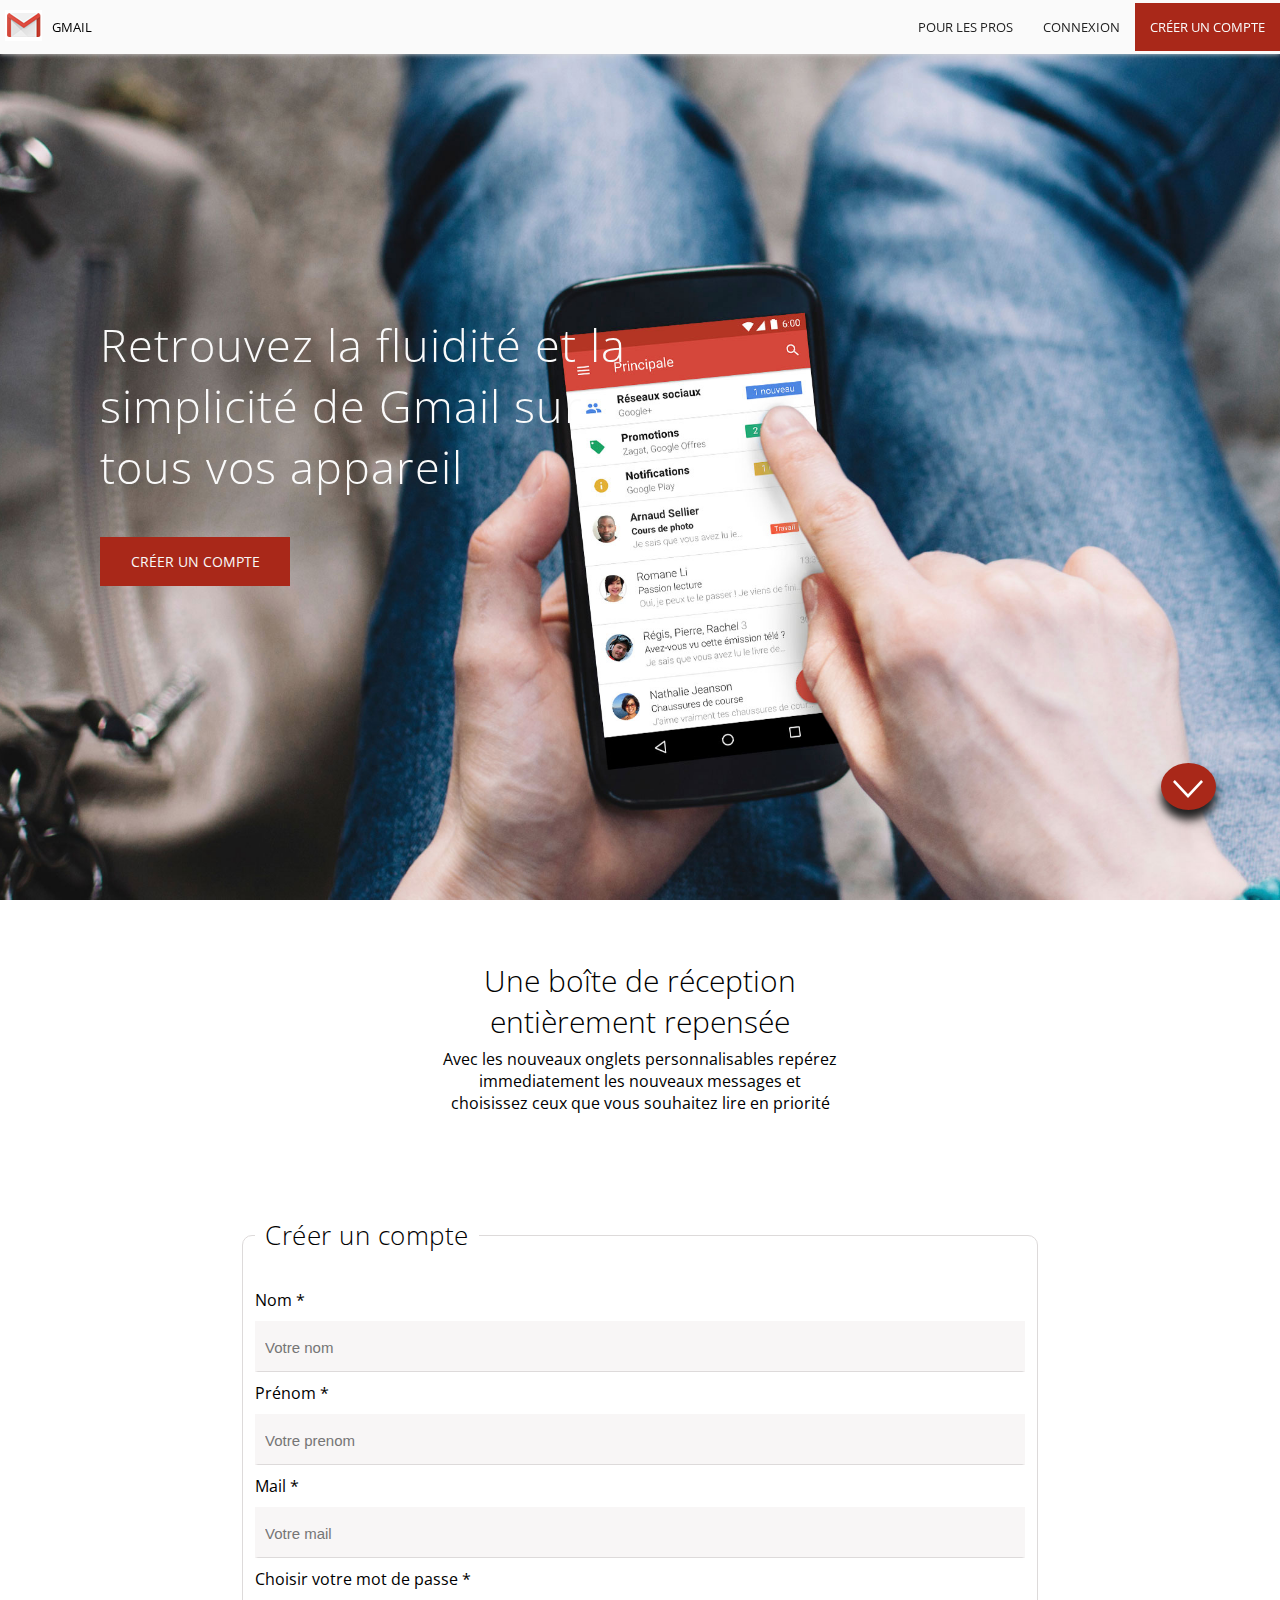
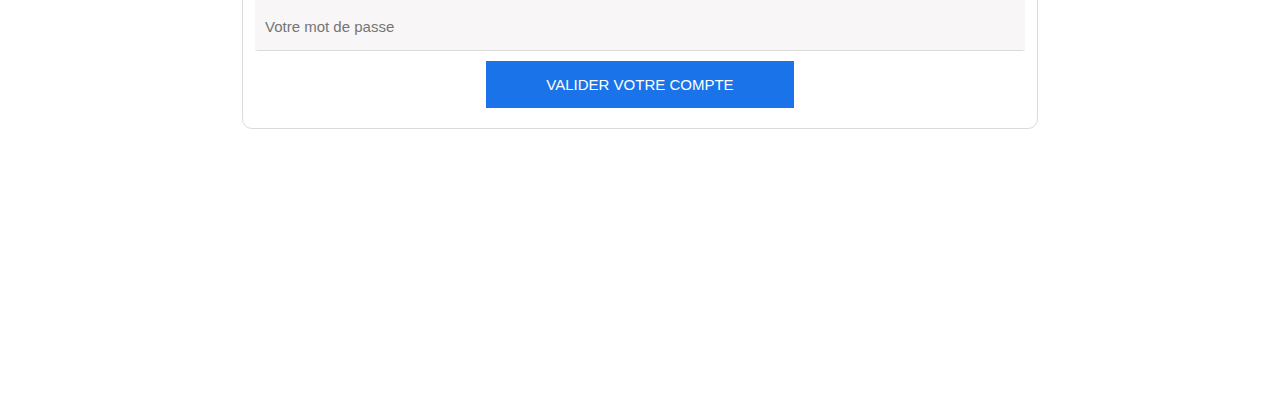
<file: index.html>
<!DOCTYPE html>
<html lang="fr">



<head>
    <meta charset="UTF-8">
    <meta http-equiv="X-UA-Compatible" content="IE=edge">
    <meta name="viewport" content="width=device-width, initial-scale=1.0">
    <meta name="Description" content="Zaira Khagabanova - PPE BTS SIO SLAM2 -  Page Gmail">
    <title>Gmail single page</title>
    <link rel="shortcut icon" href="./image/mail.png" type="image/x-icon">
    <link rel="preconnect" href="https://fonts.gstatic.com">
    <link rel="stylesheet" href="./css/reset.css">
    <link rel="stylesheet" href="./css/style.css">
    <link href="https://fonts.googleapis.com/css2?family=Open+Sans:wght@300;400&display=swap" rel="stylesheet">
</head>
<body>
    <header>
        <nav>
            <ul>
                <li><img class="logo" src="./image/mail.png" alt="gmail logo"></li> 
                <li>Gmail</li>
            </ul>
            <ul>
                <li><a href="#" aria-current="false">Pour les pros</a></li>
                <li><a href="#" aria-current="false">Connexion</a> </li>
                <li><a href="#signIn" aria-current="true" role="button">Créer un compte</a></li>
            </ul>
        </nav>
    </header>

    <main>

        <section id="signIn">
            <h1>Retrouvez la fluidité et la simplicité de Gmail sur tous vos appareil</h1>
            <a class="btnConnexion" href="#connexion">Créer un compte</a>
            <a href="#connexion"><img src="./image/arrow.png" alt="arrow image" class="arrowBtn"></a>
        </section>

        <section id="connexion">
            <h2>Une boîte de réception entièrement repensée</h2>
            <p>Avec les nouveaux onglets personnalisables repérez immediatement les nouveaux messages et choisissez ceux que vous souhaitez lire en priorité</p>
        </section>

        <section id="form">
            <fieldset>     
                <legend>Créer un compte</legend>


            <form action="#" method="post">
                <label for="nom">Nom *</label>
                <input type="text" id="nom" name="nom" placeholder="Votre nom" aria-required="true">
     
                <label for="prenom">Prénom *</label>
                <input type="text" id="prenom" name="prenom" placeholder="Votre prenom" aria-required="true">
              
                
                <label for="mail">Mail *</label>
                <input type="email" id="mail" name="mail" placeholder="Votre mail" aria-required="true">
              
                <label for="password">Choisir votre mot de passe *</label>
                <input type="password" id="password" name="password" placeholder="Votre mot de passe" aria-required="true">
              
               <input type="submit" value="Valider votre compte">
              </form>

            </fieldset> 
        </section>
    </main>

    <footer>
        
    </footer>

    <script src="./js/app.js"></script>
</body>
</html>
</file>
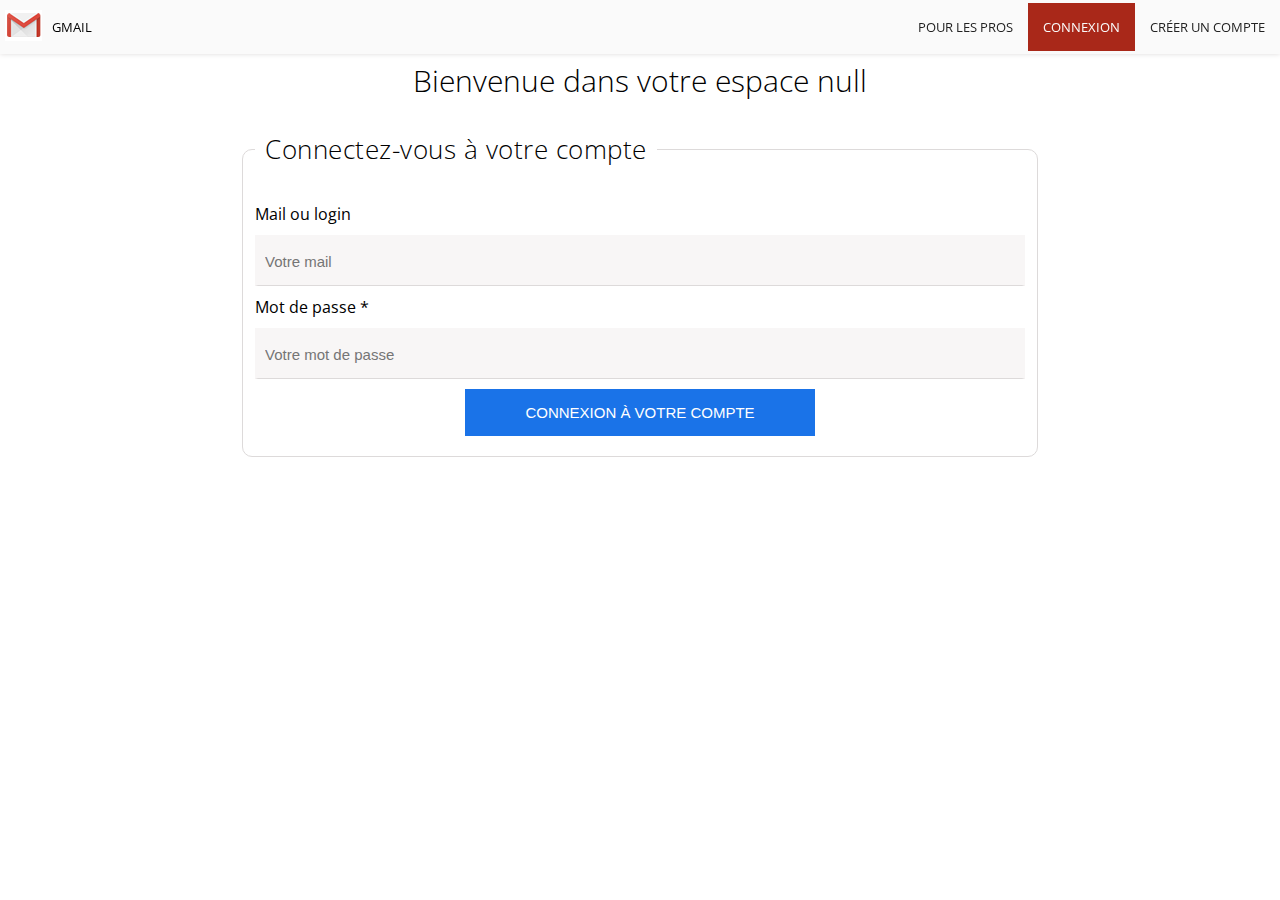
<file: connexion.html>
<!DOCTYPE html>
<html lang="fr">
<head>
    <meta charset="UTF-8">
    <meta http-equiv="X-UA-Compatible" content="IE=edge">
    <meta name="viewport" content="width=device-width, initial-scale=1.0">
    <meta name="Description" content="Zaira Khagabanova - PPE BTS SIO SLAM2 -  Page Gmail">
    <title>Gmail single page</title>
    <link rel="shortcut icon" href="./image/mail.png" type="image/x-icon">
    <link rel="preconnect" href="https://fonts.gstatic.com">
    <link rel="stylesheet" href="./css/reset.css">
    <link rel="stylesheet" href="./css/style.css">
    <link href="https://fonts.googleapis.com/css2?family=Open+Sans:wght@300;400&display=swap" rel="stylesheet">
</head>
<body>
    <header>
        <nav>
            <ul>
                <li><img class="logo" src="./image/mail.png" alt="gmail logo"></li> 
                <li>Gmail</li>
            </ul>
            <ul>
                <li><a href="#" aria-current="false">Pour les pros</a></li>
                <li><a href="#" aria-current="false" role="button">Connexion</a> </li>
                <li><a href="#signIn" aria-current="true" class="signIn">Créer un compte</a></li>
            </ul>
        </nav>
    </header>

    <main>

        <section id="connexionForm">
            <h1 class="welcome">Bienvenue dans votre espace</h1>
            <fieldset>     
                <legend>Connectez-vous à votre compte</legend>

            <form action="#" method="get" id="form">
                
                <label for="login">Mail ou login</label>
                <input type="email" id="login" name="mail" placeholder="Votre mail" aria-required="true">
              
                <label for="password">Mot de passe *</label>
                <input type="password" id="password" name="password" placeholder="Votre mot de passe" aria-required="true">
              
               <input type="submit" value="Connexion à votre compte">
              </form>

            </fieldset> 
        </section>

    </main>
    <script src="./js/connexion.js"></script>
</body>
</html>
</file>
<file: css/style.css>
/* THEME */

:root{
    --primary_color: #a92819;
    --secondary-color:#fafafa;
    --box-shadow-color: rgb(221, 218, 218);
    --dark-theme:#222;
    --bg-color-light: #f8f6f6;
    --input-grey-theme: #333;
    --text-color: #FFFF;
    --btn-color: #1a73e8;
    --success-color: rgb(9, 211, 9);
}
header{
    width: auto;
    position: fixed;
    top: 0;
    left: 0;
    background-color: var(--secondary-color);
}
header > nav{
    display: flex;
    height: 6vh;
    box-shadow: 0 0 0.5rem 0 var(--box-shadow-color);
    position: fixed;
    width: 100%;
    z-index: 3;
    background-color: var(--secondary-color);
}
header nav ul {
    display: flex;
    align-self: center;
    align-items: center;
}
header nav ul li{
    text-transform: uppercase;
    font-size: 1.3rem;
}
header nav ul:first-child{
    width: 10%;
}
header nav ul:first-child li{
    padding: 0 0.5rem;
}
header nav ul:nth-child(2){
    display: inline-flex;
    width: 90%;
    justify-content: flex-end;
} 
header nav ul li a{
    width: 100%;
    height: 100%;
    line-height: 2;
    padding:1.5rem 1.5rem;
}
header nav ul li a[role="button"]{
    background-color: var(--primary_color);
    color: var(--secondary-color);
}

header nav ul li a:hover,
.redTheme{
    background-color: var(--primary_color);
    color: var(--secondary-color);
}
header nav ul:nth-child(2) li a:hover,
.lightTheme{
    background-color: var(--secondary-color);
    color: var(--dark-theme);
}
#signIn{
    width: auto;
    height: 100vh;
    background: url(../image/home-hero.jpg) no-repeat fixed
    center center / cover;
    background-size: cover;
    display: flex;
    flex-direction: column;
    justify-content: center;
    z-index: -1;
}
#signIn  h1{
    max-width: 55rem;
    color: var(--secondary-color);
    font-weight: 5;
    font-size: 4.5rem;
    margin-left: 10rem;
    padding-bottom: 8rem;
    letter-spacing: 0.1rem;
    z-index: 2;
}
#signIn > .btnConnexion{
    display: block;
    max-width: 19rem;
    margin-left: 10rem;
    margin-top: -4rem;
    padding: 1.5rem 1rem;
    background-color: var(--primary_color);
    text-transform: uppercase;
    text-align: center;
    color: #fafafa;
    border: none;
    cursor: pointer;
    font-size: 1.4rem;
    z-index: 2;
}
.arrowbtn{
    background-color: var(--primary_color);
    padding: 1rem;
    border-radius: 50%;
    float: inline-end;
    margin-right: 3rem;
}
#signIn > img{
    background-color: var(--primary_color);
    max-width: 7rem;
    border-radius: 50%;
}
#connexion{
    margin: 0 auto;
    height: 33vh;
    width: auto;
    text-align: center;
    max-width: 40rem;
    padding-top: 6.0rem;
}
#connexion > h2{
    font-size: 3rem;
    font-weight: 100;
}
#connexion p{
    margin-top: 1.5%;
    line-height: 2.2rem;
}
.arrowBtn{
    background-color: var(--primary_color);
    border-radius: 50%;
    box-shadow: 0 1rem 1rem var(--dark-theme);
    cursor: pointer;
    position: fixed;
    bottom: 10%;
    display: grid;
    text-align: center;
    right: 5%;
    align-items: center;
    padding: 1rem;
}
#form{
    max-width: 80rem;
    height: 100%;
    margin: 0 auto;
    width: 100%;
    padding-top: 2rem;
}
fieldset{
    border: solid  var(--box-shadow-color);
    border-width: 0.15rem;
    border-radius: 1rem;
}
legend{
    font-size: 2.6rem;
    font-weight: 100;
    letter-spacing: 0.05rem;
    padding: 0 1rem;
}
form{
    display: flex;
    flex-direction: column;
    margin-top: 2rem;
}
label{
    padding: 1rem 0;
}
input{
    padding: 1.5rem 0.7rem;
    border: solid transparent;
    border-bottom-color: var(--box-shadow-color);
    border-bottom-width: 0.15rem;
    background-color: var(--bg-color-light);
    font-size: 1.5rem;
    color: var(--input-grey-theme);
    outline: none;
}
input:focus{
    box-shadow: 0 0 0.7rem 0 var(--primary_color);
}
input[type="submit"]:focus{
    box-shadow: 0 0 0.7rem 0 var(--secondary-color);
}
input:last-child{
    margin: 1.0rem auto;
    padding: 1.5rem 6rem;
    outline: none;
    background-color: var(--btn-color);
    border: none;
    color: var(--text-color);
    text-transform: uppercase;
    cursor: pointer;
}
#connexionForm{
    max-width: 80rem;
    margin: 0 auto;
    padding-top: 6rem;
}
.welcome{
   text-align: center;
   padding-bottom: 3rem;
   font-size: 3rem;
   font-weight: 100;
}
.warning{
    background-color: var(--primary_color);
    align-items: center;
    text-align: center;
    justify-content: center;
    padding: 1.0rem 1.0rem;
    color: var(--text-color);
    margin-bottom: 2.5rem;
    font-size: 2rem;
}
.success{
    background-color: var(--success-color);
    align-items: center;
    text-align: center;
    justify-content: center;
    padding: 1.0rem 1.0rem;
    color: var(--text-color);
    margin-bottom: 2.5rem;
    font-size: 2rem;
}
footer{
    height: 30vh;
}
</file>
